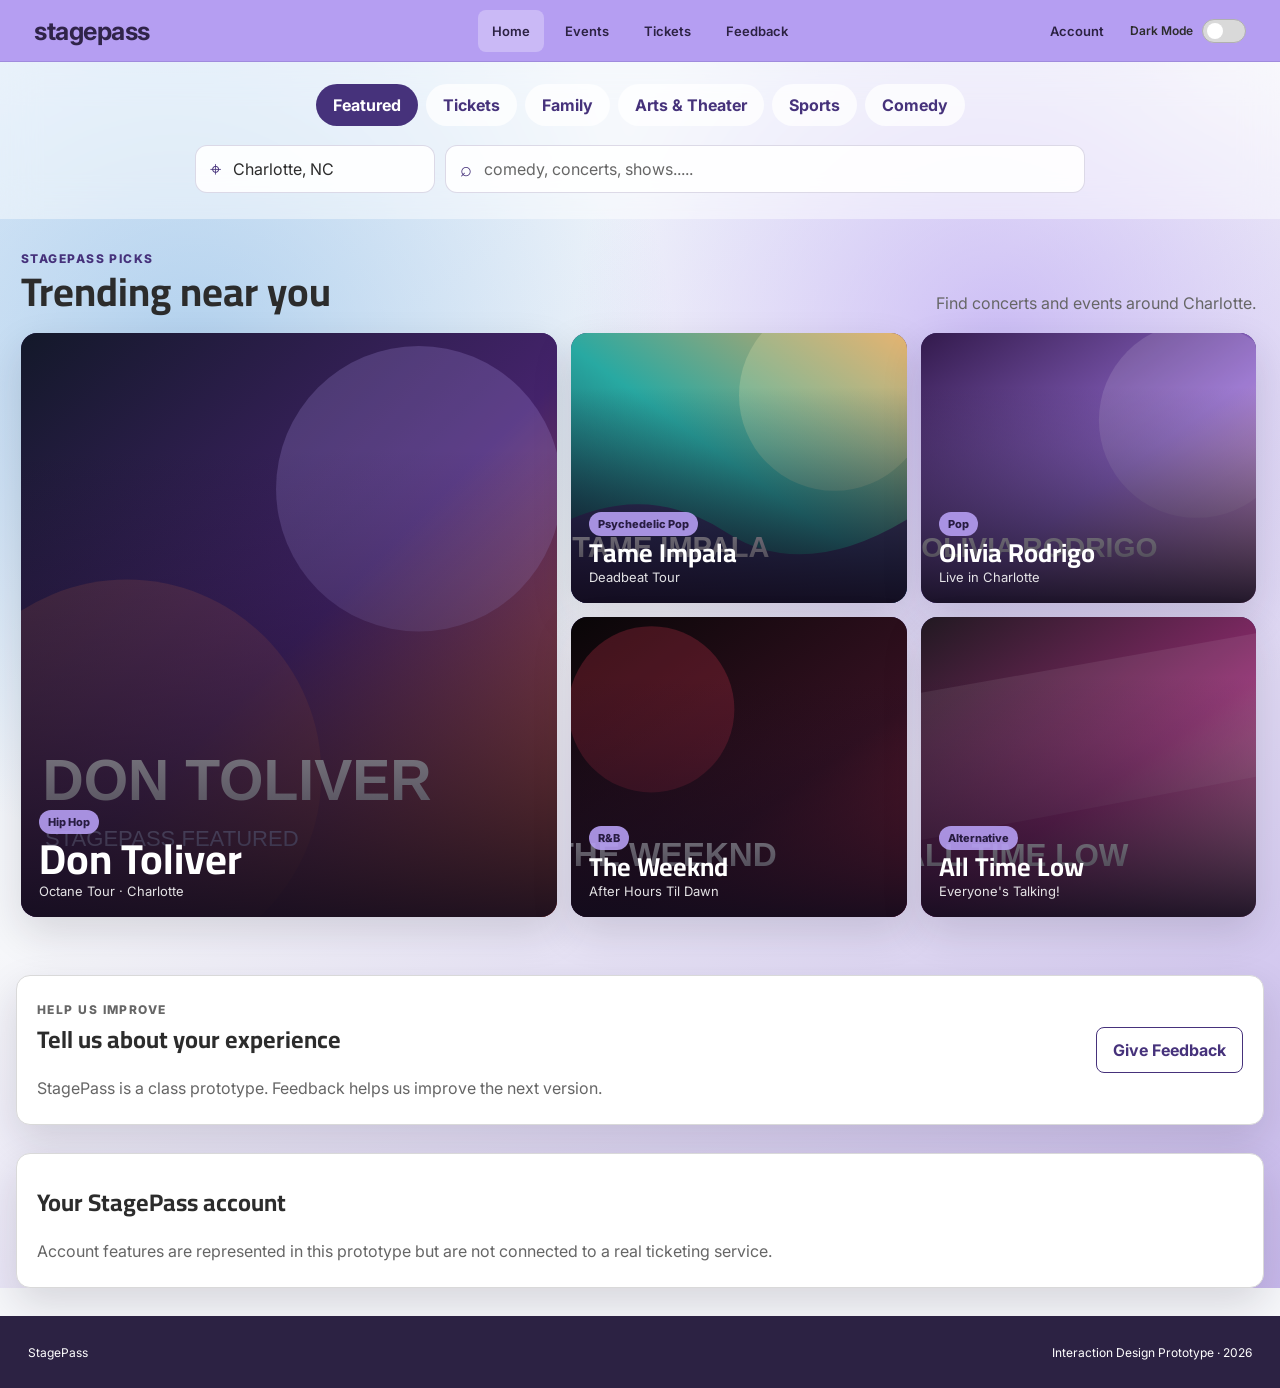
<file: index.html>
<!DOCTYPE html>
<!--
  StagePass Home Page
  Purpose: Main landing page for the responsive StagePass prototype.
  This page handles event discovery and opens concertinfo.html before ticket selection.
-->
<html lang="en">
<head>
  <meta charset="UTF-8">
  <meta name="viewport" content="width=device-width, initial-scale=1.0">
  <title>StagePass | Home</title>
  <link rel="preconnect" href="https://fonts.googleapis.com">
  <link rel="preconnect" href="https://fonts.gstatic.com" crossorigin>
  <link href="https://fonts.googleapis.com/css2?family=Cairo:wght@400;600;700;800&family=Inter:wght@400;500;600;700&display=swap" rel="stylesheet">
  <link rel="stylesheet" href="../styles.css">
</head>
<body data-page="home">
  <!-- SITE HEADER: shared navigation, dark-mode control, and mobile hamburger menu. -->
  <header class="site-header">
    <a class="brand" href="index.html">stagepass</a>

    <!-- DESKTOP NAVIGATION: always visible at larger screen sizes. -->
    <nav class="desktop-nav" aria-label="Primary navigation">
      <a class="nav-link active" href="index.html">Home</a>
      <a class="nav-link" href="#events">Events</a>
      <a class="nav-link" href="ticket.html">Tickets</a>
      <a class="nav-link" href="feedback.html">Feedback</a>
    </nav>

    <!-- HEADER ACTIONS: account link, theme switch, and mobile menu button. -->
    <div class="header-actions">
      <a class="account-link" href="#account">Account</a>
      <label class="theme-control">
        <span class="theme-label">Dark Mode</span>
        <input class="theme-checkbox" type="checkbox" aria-label="Toggle dark mode">
        <span class="theme-switch" aria-hidden="true"></span>
      </label>
      <button class="menu-button" type="button" aria-expanded="false" aria-controls="mobile-menu" aria-label="Open menu">☰</button>
    </div>

    <!-- MOBILE NAVIGATION: hidden until the hamburger button opens it. -->
    <nav class="mobile-menu" id="mobile-menu" aria-label="Mobile navigation">
      <a class="mobile-link active" href="index.html">Home</a>
      <a class="mobile-link" href="#events">Events</a>
      <a class="mobile-link" href="ticket.html">Tickets</a>
      <a class="mobile-link" href="feedback.html">Feedback</a>
      <a class="mobile-link" href="#account">Account</a>
    </nav>
  </header>

  <main class="home-main">
    <!-- EVENT DISCOVERY: category filters and search controls. Mobile-first layout stacks these controls. -->
    <section class="discovery-section" aria-label="Find events">
      <!-- CATEGORY FILTERS: JavaScript uses data-category to filter the visible event cards. -->
      <div class="category-strip" aria-label="Event categories">
        <button class="category-pill active" type="button" data-category="all">Featured</button>
        <button class="category-pill" type="button" data-category="music">Tickets</button>
        <button class="category-pill" type="button" data-category="family">Family</button>
        <button class="category-pill" type="button" data-category="theater">Arts &amp; Theater</button>
        <button class="category-pill" type="button" data-category="sports">Sports</button>
        <button class="category-pill" type="button" data-category="comedy">Comedy</button>
      </div>

      <!-- SEARCH CONTROLS: location is visual for the prototype; event search filters cards by artist name. -->
      <div class="search-row">
        <label class="search-box location-box">
          <span class="search-icon" aria-hidden="true">⌖</span>
          <span class="sr-only">City or ZIP code</span>
          <input id="location-input" type="text" value="Charlotte, NC" aria-label="City or ZIP code">
        </label>

        <label class="search-box event-search-box">
          <span class="search-icon" aria-hidden="true">⌕</span>
          <span class="sr-only">Search events</span>
          <input id="event-search" type="search" placeholder="comedy, concerts, shows....." aria-label="Search events">
        </label>
      </div>
    </section>

    <!-- EVENT CARDS: open concertinfo.html with the selected artist. The Get Tickets button then opens selection.html. -->
    <section class="events-section" id="events">
      <div class="section-heading-row">
        <div>
          <p class="eyebrow">StagePass picks</p>
          <h1>Trending near you</h1>
        </div>
        <p class="section-copy">Find concerts and events around Charlotte.</p>
      </div>

      <!-- The data-event-name and data-category values are read by script.js for filtering. -->
      <div class="event-grid" id="event-grid">
        <a class="event-card featured-card" href="concertinfo.html?event=don-toliver" data-event-name="Don Toliver" data-category="music">
          <img src="https://i.scdn.co/image/ab6761610000e5ebeb63bf6379a9ea8453a30020" alt="Don Toliver" loading="eager" data-fallback="assets/don-toliver.svg">
          <div class="event-card-overlay">
            <span class="event-type">Hip Hop</span>
            <h2>Don Toliver</h2>
            <p>Octane Tour · Charlotte</p>
          </div>
        </a>

        <a class="event-card" href="concertinfo.html?event=tame-impala" data-event-name="Tame Impala" data-category="music">
          <img src="https://radiantefm.s3.us-west-2.amazonaws.com/2022/10/tame-impala.jpg" alt="Tame Impala" loading="lazy" data-fallback="assets/tame-impala.svg">
          <div class="event-card-overlay">
            <span class="event-type">Psychedelic Pop</span>
            <h2>Tame Impala</h2>
            <p>Deadbeat Tour</p>
          </div>
        </a>

        <a class="event-card" href="concertinfo.html?event=olivia-rodrigo" data-event-name="Olivia Rodrigo" data-category="music">
          <img src="https://mikiki.ismcdn.jp/mwimgs/0/9/-/img_097790a5f76dbc250dcb07a892c9b521638301.jpg" alt="Olivia Rodrigo" loading="lazy" data-fallback="assets/olivia-rodrigo.svg">
          <div class="event-card-overlay">
            <span class="event-type">Pop</span>
            <h2>Olivia Rodrigo</h2>
            <p>Live in Charlotte</p>
          </div>
        </a>

        <a class="event-card" href="concertinfo.html?event=the-weeknd" data-event-name="The Weeknd" data-category="music">
          <img src="https://www.republicrecords.com/cdn/shop/files/TheWeeknd-Edit.jpg?v=1746649811&amp;width=2752" alt="The Weeknd" loading="lazy" data-fallback="assets/the-weeknd.svg">
          <div class="event-card-overlay">
            <span class="event-type">R&amp;B</span>
            <h2>The Weeknd</h2>
            <p>After Hours Til Dawn</p>
          </div>
        </a>

        <a class="event-card" href="concertinfo.html?event=all-time-low" data-event-name="All Time Low" data-category="music">
          <img src="https://files.kerrang.com/production/images/All-Time-Low-pink-header-Jimmy-Fontaine.jpg?auto=compress&amp;fit=max&amp;w=3840" alt="All Time Low" loading="lazy" data-fallback="assets/all-time-low.svg">
          <div class="event-card-overlay">
            <span class="event-type">Alternative</span>
            <h2>All Time Low</h2>
            <p>Everyone's Talking!</p>
          </div>
        </a>
      </div>

      <p class="empty-results" id="empty-results" hidden>No matching events were found.</p>
    </section>

    <!-- FEEDBACK AREA: prototype-only call to action that mirrors the Figma navigation. -->
    <section class="feedback-section" id="feedback">
      <div>
        <p class="eyebrow">Help us improve</p>
        <h2>Tell us about your experience</h2>
        <p>StagePass is a class prototype. Feedback helps us improve the next version.</p>
      </div>
      <a class="secondary-button" href="mailto:stagepass@example.com">Give Feedback</a>
    </section>

    <!-- ACCOUNT AREA: placeholder content because this class prototype has no real account backend. -->
    <section class="account-section" id="account" aria-label="Account">
      <h2>Your StagePass account</h2>
      <p>Account features are represented in this prototype but are not connected to a real ticketing service.</p>
    </section>
  </main>

  <!-- SITE FOOTER: shared project identification shown on every page. -->
  <footer class="site-footer">
    <span>StagePass</span>
    <span>Interaction Design Prototype · 2026</span>
  </footer>

  <!-- Shared JavaScript controls navigation, theme, filtering, and event state. -->
  <script src="script.js"></script>
</body>
</html>
</file>
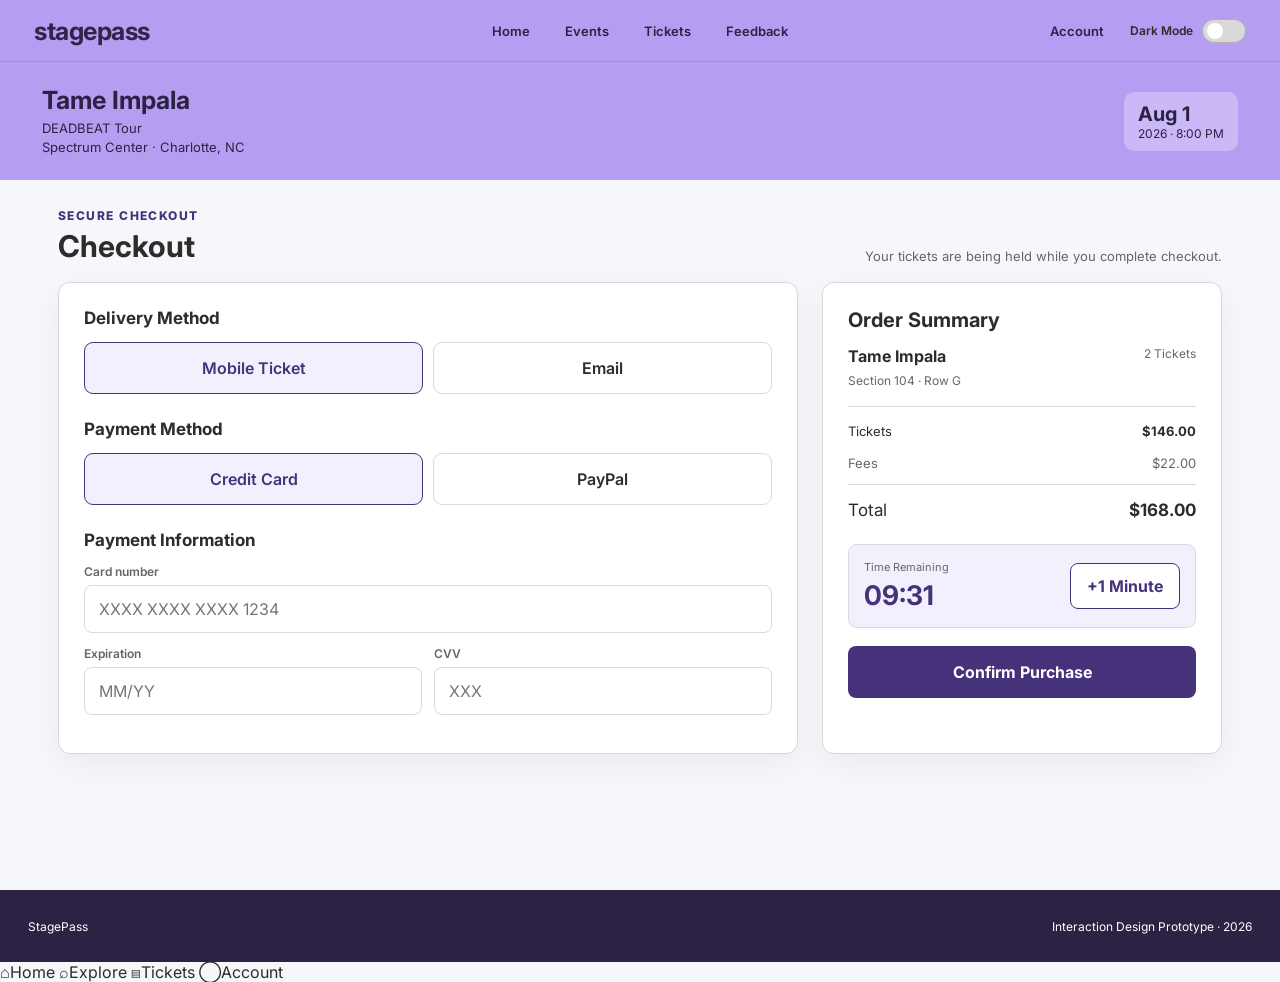
<file: checkout.html>
<!DOCTYPE html>
<!--
  StagePass Checkout Page
  Purpose: Simulates the purchase step after an event is selected on the home page.
  The selected event is loaded by script.js from the URL/localStorage and reused after purchase.
-->
<html lang="en">
<head>
  <meta charset="UTF-8">
  <!-- Tells phones to use their actual screen width, activating our mobile CSS breakpoints. -->
  <meta name="viewport" content="width=device-width, initial-scale=1.0">
  <title>StagePass | Checkout</title>
  <link rel="preconnect" href="https://fonts.googleapis.com">
  <link rel="preconnect" href="https://fonts.gstatic.com" crossorigin>
  <link href="https://fonts.googleapis.com/css2?family=Cairo:wght@400;600;700;800&family=Inter:wght@400;500;600;700&display=swap" rel="stylesheet">
  <link rel="stylesheet" href="styles.css">
</head>
<body data-page="checkout">
  <!-- SITE HEADER: same responsive navigation and theme controls used across StagePass. -->
  <header class="site-header">
    <a class="brand" href="index.html">stagepass</a>

    <nav class="desktop-nav" aria-label="Primary navigation">
      <a class="nav-link" href="index.html">Home</a>
      <a class="nav-link" href="index.html#events">Events</a>
      <a class="nav-link" href="ticket.html">Tickets</a>
      <a class="nav-link" href="feedback.html">Feedback</a>
    </nav>

    <div class="header-actions">
      <a class="account-link" href="index.html#account">Account</a>
      <label class="theme-control">
        <span class="theme-label">Dark Mode</span>
        <input class="theme-checkbox" type="checkbox" aria-label="Toggle dark mode">
        <span class="theme-switch" aria-hidden="true"></span>
      </label>
      <button class="menu-button" type="button" aria-expanded="false" aria-controls="mobile-menu" aria-label="Open menu">☰</button>
    </div>

    <nav class="mobile-menu" id="mobile-menu" aria-label="Mobile navigation">
      <a class="mobile-link" href="index.html">Home</a>
      <a class="mobile-link" href="index.html#events">Events</a>
      <a class="mobile-link" href="ticket.html">Tickets</a>
      <a class="mobile-link" href="feedback.html">Feedback</a>
      <a class="mobile-link" href="index.html#account">Account</a>
    </nav>
  </header>

  <main class="checkout-page">
    <!-- EVENT BANNER: populated dynamically so the checkout matches the artist clicked on Home. -->
    <section class="event-banner">
      <div>
        <h1 data-event-field="name">Tame Impala</h1>
        <p data-event-field="tour">DEADBEAT Tour</p>
        <p data-event-field="venue">Spectrum Center · Charlotte, NC</p>
      </div>
      <div class="event-date">
        <strong data-event-field="dateShort">Aug 1</strong>
        <span data-event-field="dateTime">2026 · 8:00 PM</span>
      </div>
    </section>

    <!-- CHECKOUT FORM: main purchase interface shown before the processing animation begins. -->
    <section class="checkout-shell" id="checkout-shell">
      <div class="checkout-title-row">
        <div>
          <p class="eyebrow">Secure checkout</p>
          <h2>Checkout</h2>
        </div>
        <p class="checkout-note">Your tickets are being held while you complete checkout.</p>
      </div>

      <div class="checkout-grid">
        <!-- LEFT PANEL: delivery choice, payment choice, and card-entry fields. -->
        <form class="checkout-panel payment-panel" id="checkout-form">
          <!-- DELIVERY METHOD: selected styling is controlled by the choice-button JavaScript. -->
          <fieldset class="checkout-group">
            <legend>Delivery Method</legend>
            <div class="option-grid">
              <button class="choice-button selected" type="button" data-choice-group="delivery">Mobile Ticket</button>
              <button class="choice-button" type="button" data-choice-group="delivery">Email</button>
            </div>
          </fieldset>

          <!-- PAYMENT METHOD: visual prototype choice between card and PayPal. -->
          <fieldset class="checkout-group">
            <legend>Payment Method</legend>
            <div class="option-grid">
              <button class="choice-button selected" type="button" data-choice-group="payment">Credit Card</button>
              <button class="choice-button" type="button" data-choice-group="payment">PayPal</button>
            </div>
          </fieldset>

          <!-- PAYMENT INFORMATION: input formatting is handled in script.js. -->
          <fieldset class="checkout-group payment-fields">
            <legend>Payment Information</legend>
            <label>
              <span>Card number</span>
              <input id="card-number" type="text" inputmode="numeric" autocomplete="cc-number" placeholder="XXXX XXXX XXXX 1234" maxlength="19">
            </label>
            <div class="payment-row">
              <label>
                <span>Expiration</span>
                <input id="card-expiry" type="text" inputmode="numeric" autocomplete="cc-exp" placeholder="MM/YY" maxlength="5">
              </label>
              <label>
                <span>CVV</span>
                <input id="card-cvv" type="password" inputmode="numeric" autocomplete="cc-csc" placeholder="XXX" maxlength="4">
              </label>
            </div>
          </fieldset>
        </form>

        <!-- RIGHT PANEL: order summary, hold timer, and final purchase button.
             The text inside data-event-field elements is placeholder text that script.js replaces. -->
        <aside class="checkout-panel summary-panel">
          <h3>Order Summary</h3>
          <div class="summary-event">
            <div>
              <strong data-event-field="name">Tame Impala</strong>
              <span data-event-field="seatSummary">Section 114 · Row K</span>
            </div>
            <span data-event-field="ticketCount">2 Tickets</span>
          </div>

          <div class="price-row">
            <span>Tickets</span>
            <strong data-event-field="ticketPrice">$146.00</strong>
          </div>
          <div class="price-row muted-row">
            <span>Fees</span>
            <span data-event-field="fees">$22.00</span>
          </div>
          <div class="price-row total-row">
            <span>Total</span>
            <strong data-event-field="totalPrice">$168.00</strong>
          </div>

          <!-- HOLD TIMER: counts down and allows the prototype user to add one minute. -->
          <div class="timer-card">
            <div>
              <span>Time Remaining</span>
              <strong id="checkout-timer">09:32</strong>
            </div>
            <button class="timer-button" id="add-minute" type="button">+1 Minute</button>
          </div>

          <button class="primary-button confirm-button" id="confirm-purchase" type="button">Confirm Purchase</button>
          <p class="form-message" id="form-message" role="status"></p>
        </aside>
      </div>
    </section>

    <!-- PROCESSING STATE: replaces the checkout panel and animates through 25/50/75/100 percent. -->
    <section class="processing-state" id="processing-state" hidden aria-live="polite">
      <div class="processing-card">
        <div class="processing-icon">SP</div>
        <h2>Processing your purchase...</h2>
        <p>Please keep this page open.</p>
        <div class="progress-track" aria-label="Purchase progress">
          <div class="progress-bar" id="progress-bar"></div>
        </div>
        <strong id="progress-label">25%</strong>
      </div>
    </section>

    <!-- CONFIRMATION STATE: appears after processing and links to the purchased ticket viewer. -->
    <section class="confirmation-state" id="confirmation-state" hidden>
      <div class="confirmation-card">
        <div class="success-mark">✓</div>
        <h2>Payment Confirmed</h2>
        <p>Your StagePass purchase is complete.</p>
        <strong data-event-field="confirmationLabel">Tame Impala · DEADBEAT Tour</strong>
        <div class="confirmation-actions">
          <a class="primary-button" href="ticket.html" id="view-tickets">View My Tickets</a>
          <a class="secondary-button" href="index.html">Back to Home</a>
        </div>
      </div>
    </section>
  </main>

  <!-- SITE FOOTER: shared project identification. -->
  <footer class="site-footer">
    <span>StagePass</span>
    <span>Interaction Design Prototype · 2026</span>
  </footer>

  <!-- MOBILE BOTTOM NAV: touch navigation. 
       script.js highlights the current tab with aria-current="page". -->
  <nav class="bottom-nav" aria-label="Mobile quick navigation">
    <a href="index.html" class="bottom-nav-link" data-nav="home"><span class="bottom-nav-icon" aria-hidden="true">⌂</span><span>Home</span></a>
    <a href="index.html#events" class="bottom-nav-link" data-nav="events"><span class="bottom-nav-icon" aria-hidden="true">⌕</span><span>Explore</span></a>
    <a href="ticket.html" class="bottom-nav-link" data-nav="ticket"><span class="bottom-nav-icon" aria-hidden="true">▤</span><span>Tickets</span></a>
    <a href="index.html#account" class="bottom-nav-link" data-nav="account"><span class="bottom-nav-icon" aria-hidden="true">◯</span><span>Account</span></a>
  </nav>

  <!-- script.js (shared by all pages) fills in the event details, runs the hold timer and purchase animation,
       and saves the purchase so ticket.html can show it. -->
  <script src="script.js"></script>
</body>
</html>
</file>
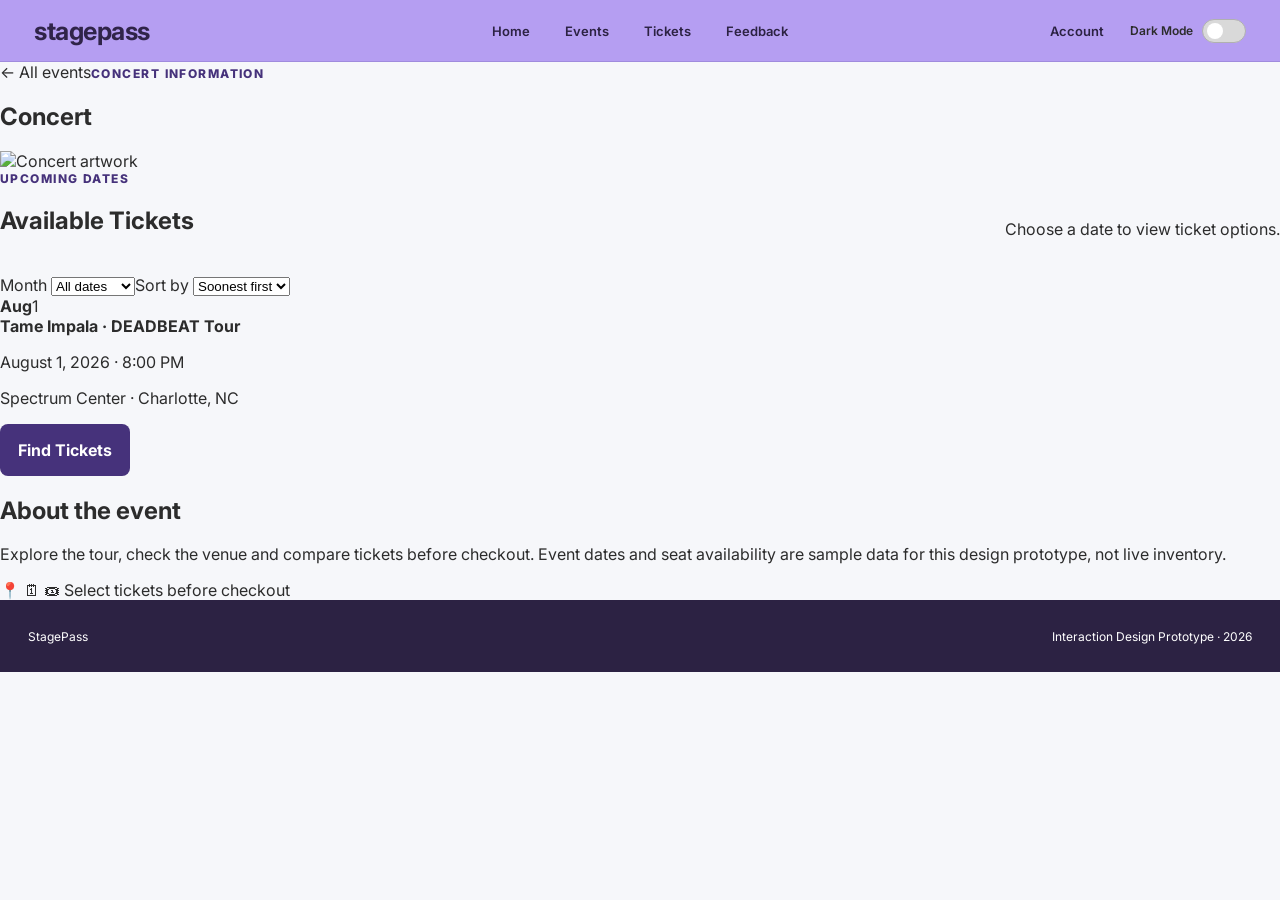
<file: event.html>
<!DOCTYPE html>
<html lang="en"><head><meta charset="UTF-8"><meta name="viewport" content="width=device-width, initial-scale=1"><title>StagePass | Concert Information</title><link rel="preconnect" href="https://fonts.googleapis.com"><link href="https://fonts.googleapis.com/css2?family=Cairo:wght@400;600;700;800&family=Inter:wght@400;500;600;700&display=swap" rel="stylesheet"><link rel="stylesheet" href="styles.css"></head>
<body data-page="event">
  <header class="site-header">
    <a class="brand" href="index.html">stagepass</a>

    <!-- DESKTOP NAVIGATION: always visible at larger screen sizes. -->
    <nav class="desktop-nav" aria-label="Primary navigation">
      <a class="nav-link" href="index.html">Home</a>
      <a class="nav-link" href="index.html#events">Events</a>
      <a class="nav-link" href="ticket.html">Tickets</a>
      <a class="nav-link" href="feedback.html">Feedback</a>
    </nav>

    <!-- HEADER ACTIONS: account link, theme switch, and mobile menu button. -->
    <div class="header-actions">
      <a class="account-link" href="index.html#account">Account</a>
      <label class="theme-control">
        <span class="theme-label">Dark Mode</span>
        <input class="theme-checkbox" type="checkbox" aria-label="Toggle dark mode">
        <span class="theme-switch" aria-hidden="true"></span>
      </label>
      <button class="menu-button" type="button" aria-expanded="false" aria-controls="mobile-menu" aria-label="Open menu">☰</button>
    </div>

    <!-- MOBILE NAVIGATION: hidden until the hamburger button opens it. -->
    <nav class="mobile-menu" id="mobile-menu" aria-label="Mobile navigation">
      <a class="mobile-link" href="index.html">Home</a>
      <a class="mobile-link" href="index.html#events">Events</a>
      <a class="mobile-link" href="ticket.html">Tickets</a>
      <a class="mobile-link" href="feedback.html">Feedback</a>
      <a class="mobile-link" href="index.html#account">Account</a>
    </nav>
  </header>
<main class="flow-main"><section class="detail-hero"><div class="detail-hero-inner"><a class="back-link" href="index.html">← All events</a><span class="eyebrow">Concert Information</span><h1 data-event-field="name">Concert</h1><p data-event-field="tour"></p><p data-event-field="venue"></p><p data-event-field="dateFull"></p></div><img class="detail-art" data-event-image alt="Concert artwork"></section>
<section class="flow-card date-panel"><div class="section-heading-row"><div><p class="eyebrow">Upcoming dates</p><h2>Available Tickets</h2></div><p>Choose a date to view ticket options.</p></div><div class="date-filters"><label>Month <select id="month-filter"><option value="all">All dates</option><option value="10">October</option><option value="11">November</option><option value="12">December</option><option value="08">August</option></select></label><label>Sort by <select id="date-sort"><option value="soon">Soonest first</option><option value="late">Latest first</option></select></label></div><div id="event-date-list" class="date-list"></div><p id="date-empty" hidden>No dates match that month.</p></section>
<section class="flow-card about-event"><h2>About the event</h2><p>Explore the tour, check the venue and compare tickets before checkout. Event dates and seat availability are sample data for this design prototype, not live inventory.</p><div class="event-info-facts"><span>📍 <strong data-event-field="venue"></strong></span><span>🗓 <strong data-event-field="dateFull"></strong></span><span>🎟 Select tickets before checkout</span></div></section></main>
<footer class="site-footer"><span>StagePass</span><span>Interaction Design Prototype · 2026</span></footer><script src="script.js"></script><script src="enhancements.js"></script></body></html>
</file>
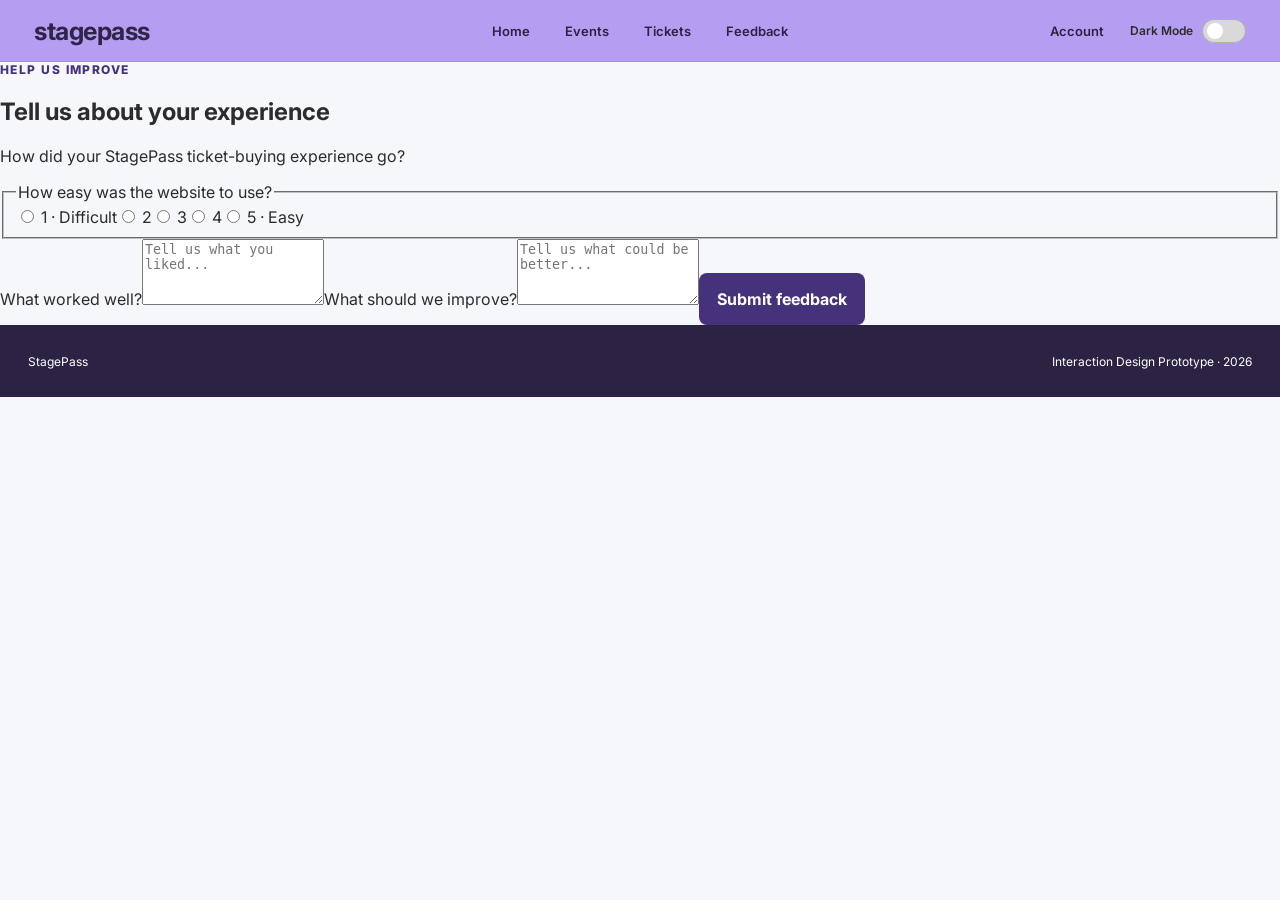
<file: feedback.html>
<!DOCTYPE html>
<html lang="en"><head><meta charset="UTF-8"><meta name="viewport" content="width=device-width, initial-scale=1"><title>StagePass | Feedback</title><link rel="preconnect" href="https://fonts.googleapis.com"><link href="https://fonts.googleapis.com/css2?family=Cairo:wght@400;600;700;800&family=Inter:wght@400;500;600;700&display=swap" rel="stylesheet"><link rel="stylesheet" href="styles.css"></head>
<body data-page="feedback">
  <header class="site-header">
    <a class="brand" href="index.html">stagepass</a>

    <!-- DESKTOP NAVIGATION: always visible at larger screen sizes. -->
    <nav class="desktop-nav" aria-label="Primary navigation">
      <a class="nav-link" href="index.html">Home</a>
      <a class="nav-link" href="index.html#events">Events</a>
      <a class="nav-link" href="ticket.html">Tickets</a>
      <a class="nav-link" href="feedback.html">Feedback</a>
    </nav>

    <!-- HEADER ACTIONS: account link, theme switch, and mobile menu button. -->
    <div class="header-actions">
      <a class="account-link" href="index.html#account">Account</a>
      <label class="theme-control">
        <span class="theme-label">Dark Mode</span>
        <input class="theme-checkbox" type="checkbox" aria-label="Toggle dark mode">
        <span class="theme-switch" aria-hidden="true"></span>
      </label>
      <button class="menu-button" type="button" aria-expanded="false" aria-controls="mobile-menu" aria-label="Open menu">☰</button>
    </div>

    <!-- MOBILE NAVIGATION: hidden until the hamburger button opens it. -->
    <nav class="mobile-menu" id="mobile-menu" aria-label="Mobile navigation">
      <a class="mobile-link" href="index.html">Home</a>
      <a class="mobile-link" href="index.html#events">Events</a>
      <a class="mobile-link" href="ticket.html">Tickets</a>
      <a class="mobile-link" href="feedback.html">Feedback</a>
      <a class="mobile-link" href="index.html#account">Account</a>
    </nav>
  </header>
<main class="flow-main"><section class="flow-card feedback-form-wrap"><p class="eyebrow">Help us improve</p><h1>Tell us about your experience</h1><p>How did your StagePass ticket-buying experience go?</p><form id="feedback-form" class="feedback-form"><fieldset><legend>How easy was the website to use?</legend><div class="rating-options"><label><input type="radio" name="rating" value="1" required> 1 · Difficult</label><label><input type="radio" name="rating" value="2"> 2</label><label><input type="radio" name="rating" value="3"> 3</label><label><input type="radio" name="rating" value="4"> 4</label><label><input type="radio" name="rating" value="5"> 5 · Easy</label></div></fieldset><label>What worked well?<textarea id="feedback-positive" rows="4" placeholder="Tell us what you liked..."></textarea></label><label>What should we improve?<textarea id="feedback-improve" rows="4" placeholder="Tell us what could be better..."></textarea></label><button class="primary-button" type="submit">Submit feedback</button></form><section id="feedback-thanks" hidden role="status"><h2>Thank you for your feedback!</h2><p>Your response was saved in this browser for the class prototype.</p><a class="secondary-button" href="index.html">Return home</a></section></section></main>
<footer class="site-footer"><span>StagePass</span><span>Interaction Design Prototype · 2026</span></footer><script src="script.js"></script><script src="enhancements.js"></script></body></html>
</file>
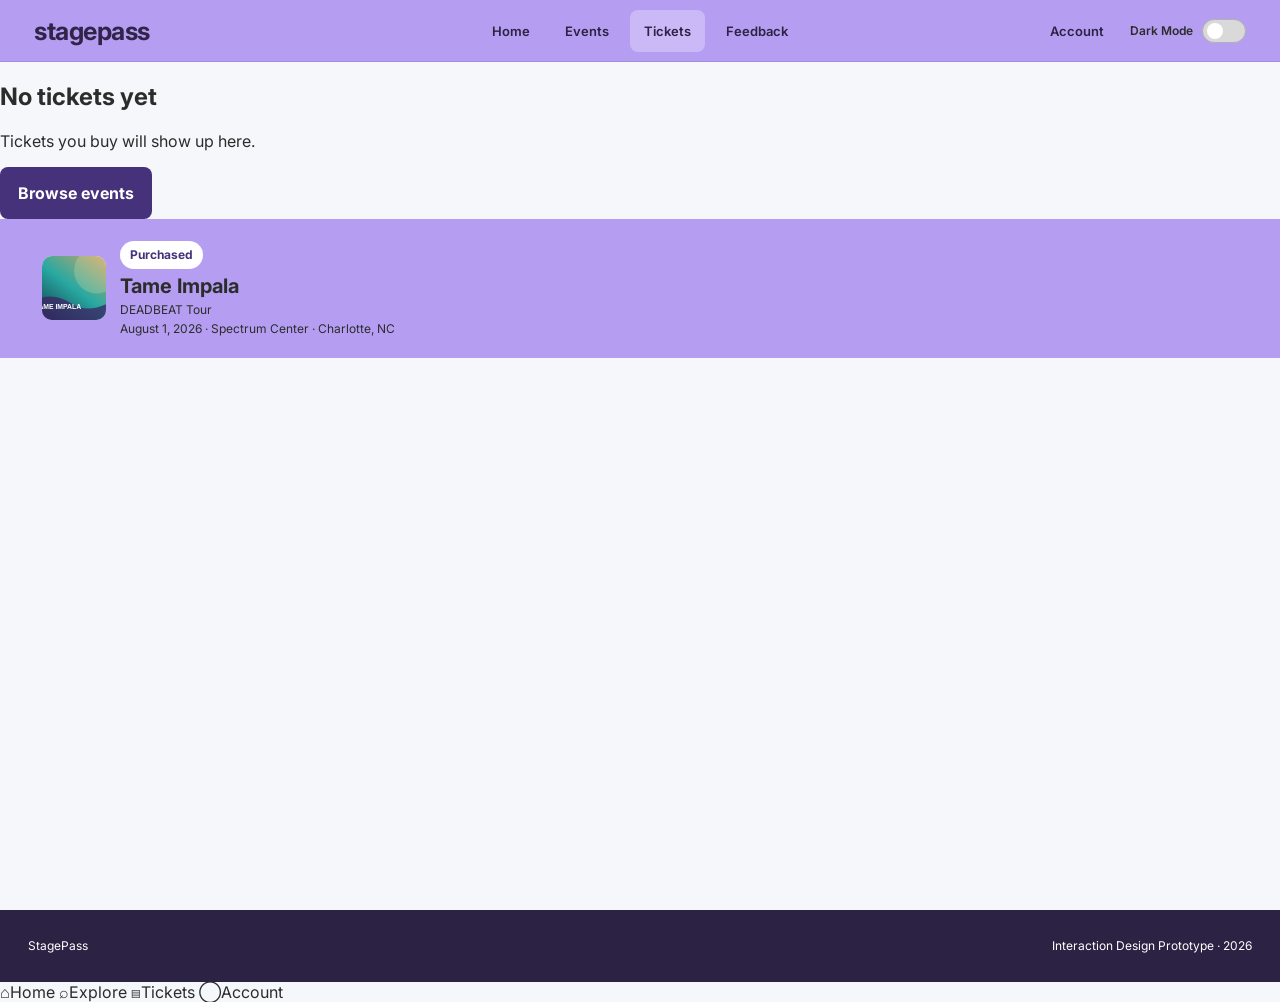
<file: ticket.html>
<!DOCTYPE html>
<!--
  StagePass Purchased Ticket Viewer
  Purpose: Displays the ticket that was just purchased in checkout.html.
  Event information is reused from the selected/purchased event stored by script.js.
-->
<html lang="en">
<head>
  <meta charset="UTF-8">
  <!-- Tells phones to use their actual screen width, activating our mobile CSS breakpoints. -->
  <meta name="viewport" content="width=device-width, initial-scale=1.0">
  <title>StagePass | My Ticket</title>
  <link rel="preconnect" href="https://fonts.googleapis.com">
  <link rel="preconnect" href="https://fonts.gstatic.com" crossorigin>
  <link href="https://fonts.googleapis.com/css2?family=Cairo:wght@400;600;700;800&family=Inter:wght@400;500;600;700&display=swap" rel="stylesheet">
  <link rel="stylesheet" href="styles.css">
</head>
<body data-page="ticket">
  <!-- SITE HEADER: shared desktop/mobile navigation and dark-mode control. -->
  <header class="site-header">
    <a class="brand" href="index.html">stagepass</a>

    <nav class="desktop-nav" aria-label="Primary navigation">
      <a class="nav-link" href="index.html">Home</a>
      <a class="nav-link" href="index.html#events">Events</a>
      <a class="nav-link active" href="ticket.html">Tickets</a>
      <a class="nav-link" href="feedback.html">Feedback</a>
    </nav>

    <div class="header-actions">
      <a class="account-link" href="index.html#account">Account</a>
      <label class="theme-control">
        <span class="theme-label">Dark Mode</span>
        <input class="theme-checkbox" type="checkbox" aria-label="Toggle dark mode">
        <span class="theme-switch" aria-hidden="true"></span>
      </label>
      <button class="menu-button" type="button" aria-expanded="false" aria-controls="mobile-menu" aria-label="Open menu">☰</button>
    </div>

    <nav class="mobile-menu" id="mobile-menu" aria-label="Mobile navigation">
      <a class="mobile-link" href="index.html">Home</a>
      <a class="mobile-link" href="index.html#events">Events</a>
      <a class="mobile-link active" href="ticket.html">Tickets</a>
      <a class="mobile-link" href="feedback.html">Feedback</a>
      <a class="mobile-link" href="index.html#account">Account</a>
    </nav>
  </header>

  <main class="ticket-page">
    <!-- EMPTY STATE: hidden by default. script.js reveals it (and hides the banner and ticket below)
         when no purchase has been completed yet, so the page never shows a fake "Purchased" ticket. -->
    <section class="ticket-empty" id="ticket-empty" hidden>
      <h1>No tickets yet</h1>
      <p>Tickets you buy will show up here.</p>
      <a class="primary-button" href="index.html#events">Browse events</a>
    </section>

    <!-- PURCHASED EVENT SUMMARY: artwork and event text update to match the completed checkout.
         The Tame Impala text here is placeholder content that script.js replaces. -->
    <section class="ticket-event-banner" id="ticket-banner">
      <div class="ticket-artist-thumb">
        <img src="https://radiantefm.s3.us-west-2.amazonaws.com/2022/10/tame-impala.jpg" alt="Tame Impala" data-fallback="assets/tame-impala.svg" data-event-image>
      </div>
      <div class="ticket-event-copy">
        <span class="purchased-badge">Purchased</span>
        <h1 data-event-field="name">Tame Impala</h1>
        <p data-event-field="tour">DEADBEAT Tour</p>
        <p data-event-field="ticketEventLine">August 1, 2026 · Spectrum Center · Charlotte, NC</p>
      </div>
    </section>

    <!-- TICKET VIEWER: contains the event artwork plus the scannable-looking mobile ticket. -->
    <section class="ticket-viewer" id="ticket-viewer" aria-labelledby="ticket-heading">
      <div class="ticket-viewer-heading">
        <div>
          <p class="eyebrow">Mobile Ticket</p>
          <h2 id="ticket-heading">Your Ticket</h2>
        </div>
        <span class="ticket-status">Ready to scan</span>
      </div>

      <div class="ticket-layout">
        <!-- CONCERT ARTWORK: visual reference for the event tied to this ticket. -->
        <div class="concert-view">
          <img src="https://radiantefm.s3.us-west-2.amazonaws.com/2022/10/tame-impala.jpg" alt="Tame Impala concert artwork" data-fallback="assets/tame-impala.svg" data-event-image>
          <div class="concert-view-overlay">
            <span>CONCERT VIEW</span>
          </div>
        </div>

        <!-- MOBILE TICKET: main purchased-ticket card with date, seat, venue, and demo barcode. -->
        <article class="mobile-ticket-card">
          <div class="ticket-card-top">
            <div>
              <p class="ticket-small-label">StagePass Mobile Ticket</p>
              <h3 data-event-field="name">Tame Impala</h3>
              <p data-event-field="tour">DEADBEAT Tour</p>
            </div>
            <div class="ticket-date-block">
              <strong data-event-field="dateShortUpper">AUG 1</strong>
              <span data-event-field="time">8:00 PM</span>
            </div>
          </div>

          <!-- SEAT DETAILS: values are filled from the selected event in script.js. -->
          <div class="ticket-details-grid">
            <div>
              <span>SECTION</span>
              <strong data-event-field="section">104</strong>
            </div>
            <div>
              <span>ROW</span>
              <strong data-event-field="row">G</strong>
            </div>
            <div>
              <span>SEAT</span>
              <strong data-event-field="seat">12</strong>
            </div>
          </div>

          <div class="ticket-venue-row">
            <span>Venue</span>
            <strong data-event-field="venue">Spectrum Center · Charlotte, NC</strong>
          </div>

          <!-- DEMO BARCODE: CSS-generated pattern for prototype presentation only. -->
          <div class="barcode" aria-label="Demo ticket barcode"></div>
          <p class="ticket-code" data-event-field="ticketCode">STAGEPASS · TI-DEADBEAT-104-G-12</p>
        </article>
      </div>

      <!-- TICKET ACTIONS: return path to the StagePass home page. -->
      <div class="ticket-actions">
        <a class="primary-button" href="index.html">Back to Home</a>
      </div>
    </section>
  </main>

  <!-- SITE FOOTER: shared project identification. -->
  <footer class="site-footer">
    <span>StagePass</span>
    <span>Interaction Design Prototype · 2026</span>
  </footer>

  <!-- MOBILE BOTTOM NAV: fixed tabs for touch navigation. CSS hides them on desktop (768px and up);
       script.js highlights the current tab with aria-current="page". -->
  <nav class="bottom-nav" aria-label="Mobile quick navigation">
    <a href="index.html" class="bottom-nav-link" data-nav="home"><span class="bottom-nav-icon" aria-hidden="true">⌂</span><span>Home</span></a>
    <a href="index.html#events" class="bottom-nav-link" data-nav="events"><span class="bottom-nav-icon" aria-hidden="true">⌕</span><span>Explore</span></a>
    <a href="ticket.html" class="bottom-nav-link" data-nav="ticket"><span class="bottom-nav-icon" aria-hidden="true">▤</span><span>Tickets</span></a>
    <a href="index.html#account" class="bottom-nav-link" data-nav="account"><span class="bottom-nav-icon" aria-hidden="true">◯</span><span>Account</span></a>
  </nav>

  <!-- script.js (shared by all pages) loads the purchased event from localStorage and fills in the ticket.
       If nothing has been purchased, it hides the ticket and shows the empty state above instead. -->
  <script src="script.js"></script>
</body>
</html>
</file>
<file: styles.css>
/* --------------------------------------------------
   StagePass Responsive Styles
   Purpose: Shared styles for Home, Checkout, and Ticket Viewer.
   Approach: Mobile-first CSS. Base rules target small screens,
   then media queries enhance the same layout for desktop.
-------------------------------------------------- */

/* TABLE OF CONTENTS (search for these headings):
   1. DESIGN TOKENS / BASE / DARK THEME  - colors and resets
   2. HEADER / NAVIGATION                - header, theme switch, mobile menu
   3. HOMEPAGE                           - filters, search, event cards, feedback/account
   4. CHECKOUT                           - banner, form, summary, timer, buttons, progress
   5. FOOTER
   6. RESPONSIVE ENHANCEMENTS            - desktop (768px+) and large desktop (1180px+)
   7. PURCHASED TICKET VIEWER            - banner, ticket card, barcode, empty state
   8. MOBILE APP-LIKE ENHANCEMENTS       - phone layout (under 768px), bottom tabs */

/* DESIGN TOKENS: shared colors, surfaces, borders, shadows, and radius values. */
:root {
  --purple: #b59ef2;
  --purple-dark: #46327b;
  --purple-soft: #f3f0fe;
  --ink: #2c2c2c;
  --muted: #666666;
  --page: #f6f7fa;
  --surface: #ffffff;
  --surface-2: #f8f6fc;
  --border: #d9d9d9;
  --shadow: 0 16px 40px rgba(28, 20, 43, 0.14);
  --radius: 14px;
}

/* BASE / RESET: predictable sizing and shared browser defaults. */
* {
  box-sizing: border-box;
}

html {
  scroll-behavior: smooth;
}

body {
  margin: 0;
  min-width: 320px;
  background: var(--page);
  color: var(--ink);
  font-family: "Inter", Arial, sans-serif;
  overflow-x: hidden;
}

/* DARK THEME TOKENS: swapping variables lets every page reuse the same component rules. */
body.dark-mode {
  --ink: #ffffff;
  --muted: #d9d2e6;
  --page: #221a2e;
  --surface: #2e2340;
  --surface-2: #382b4a;
  --border: #66557f;
  --shadow: 0 16px 40px rgba(0, 0, 0, 0.3);
}

a {
  color: inherit;
  text-decoration: none;
}

button,
input {
  font: inherit;
}

button,
a,
input {
  -webkit-tap-highlight-color: transparent;
}

button {
  cursor: pointer;
}

img {
  display: block;
  max-width: 100%;
}

/* ACCESSIBILITY: visually hidden text remains available to screen readers. */
.sr-only {
  position: absolute;
  width: 1px;
  height: 1px;
  padding: 0;
  margin: -1px;
  overflow: hidden;
  clip: rect(0, 0, 0, 0);
  white-space: nowrap;
  border: 0;
}

/* HEADER / NAVIGATION -----------------------------------
   Mobile shows the hamburger menu. Desktop navigation is
   enabled later inside the 768px media query.
---------------------------------------------------------- */
.site-header {
  position: sticky;
  top: 0;
  z-index: 50;
  min-height: 72px;
  display: flex;
  align-items: center;
  justify-content: space-between;
  padding: 0 16px;
  background: var(--purple);
  border-bottom: 1px solid rgba(70, 50, 123, 0.18);
}

.dark-mode .site-header {
  background: var(--purple-dark);
}

.brand {
  font-size: 20px;
  font-weight: 700;
  letter-spacing: -0.5px;
  color: #302449;
}

.dark-mode .brand {
  color: #ffffff;
}

.desktop-nav,
.account-link,
.theme-label {
  display: none;
}

.header-actions {
  display: flex;
  align-items: center;
  gap: 12px;
}

.menu-button {
  width: 46px;
  height: 46px;
  border: 0;
  border-radius: 10px;
  background: transparent;
  color: #302449;
  font-size: 25px;
}

.dark-mode .menu-button {
  color: #ffffff;
}

.menu-button:hover,
.menu-button:focus-visible {
  background: rgba(255, 255, 255, 0.22);
}

/* THEME SWITCH: checkbox is visually replaced by the custom sliding control. */
.theme-control {
  position: relative;
  display: inline-flex;
  align-items: center;
  cursor: pointer;
}

.theme-checkbox {
  position: absolute;
  opacity: 0;
  pointer-events: none;
}

.theme-switch {
  width: 44px;
  height: 24px;
  border-radius: 999px;
  background: #d9d9d9;
  border: 1px solid #b0b0b0;
  position: relative;
  transition: 0.2s ease;
}

.theme-switch::after {
  content: "";
  position: absolute;
  width: 16px;
  height: 16px;
  left: 4px;
  top: 3px;
  border-radius: 50%;
  background: #ffffff;
  transition: 0.2s ease;
}

.theme-checkbox:checked + .theme-switch {
  background: var(--purple);
  border-color: var(--purple);
}

.theme-checkbox:checked + .theme-switch::after {
  transform: translateX(18px);
  background: #46327b;
}

/* MOBILE MENU: script.js adds/removes the .open class when the menu button is pressed. */
.mobile-menu {
  position: absolute;
  top: 72px;
  left: 0;
  right: 0;
  display: none;
  flex-direction: column;
  padding: 10px;
  background: var(--surface);
  border-bottom: 1px solid var(--border);
  box-shadow: var(--shadow);
}

.mobile-menu.open {
  display: flex;
}

.mobile-link {
  min-height: 48px;
  display: flex;
  align-items: center;
  padding: 0 14px;
  border-radius: 10px;
  font-weight: 600;
}

.mobile-link:hover,
.mobile-link:focus-visible,
.mobile-link.active {
  background: var(--purple-soft);
  color: var(--purple-dark);
}

/* HOMEPAGE ------------------------------------------------
   Discovery controls and event cards follow the StagePass
   desktop Figma while stacking naturally on small screens.
---------------------------------------------------------- */
.home-main {
  min-height: calc(100vh - 72px);
  background:
    radial-gradient(circle at 78% 23%, rgba(181, 158, 242, 0.64), transparent 31%),
    radial-gradient(circle at 15% 25%, rgba(118, 174, 225, 0.5), transparent 34%),
    linear-gradient(145deg, #e4effa 0%, #f6f7fa 42%, #c7b8eb 100%);
}

.dark-mode .home-main {
  background:
    radial-gradient(circle at 75% 20%, rgba(135, 83, 225, 0.44), transparent 30%),
    radial-gradient(circle at 16% 35%, rgba(61, 62, 132, 0.45), transparent 38%),
    linear-gradient(145deg, #171320 0%, #221a2e 48%, #382b4a 100%);
}

/* EVENT DISCOVERY: contains category chips plus location/event search inputs. */
.discovery-section {
  padding: 18px 16px 24px;
  background: rgba(255, 255, 255, 0.46);
  backdrop-filter: blur(18px);
}

.dark-mode .discovery-section {
  background: rgba(34, 26, 46, 0.66);
}

/* CATEGORY FILTERS: horizontal scrolling prevents overflow on narrow screens. */
.category-strip {
  display: flex;
  gap: 8px;
  overflow-x: auto;
  padding-bottom: 10px;
  scrollbar-width: none;
}

.category-strip::-webkit-scrollbar {
  display: none;
}

.category-pill {
  min-height: 42px;
  flex: 0 0 auto;
  padding: 0 16px;
  border: 1px solid transparent;
  border-radius: 999px;
  background: rgba(255, 255, 255, 0.74);
  color: #46327b;
  font-weight: 700;
}

.dark-mode .category-pill {
  background: rgba(70, 50, 123, 0.52);
  color: #ffffff;
}

.category-pill:hover,
.category-pill.active {
  background: var(--purple-dark);
  color: #ffffff;
}

/* SEARCH ROW: one column on mobile; two columns on desktop. */
.search-row {
  display: grid;
  grid-template-columns: 1fr;
  gap: 10px;
  margin-top: 4px;
}

.search-box {
  min-height: 48px;
  display: flex;
  align-items: center;
  gap: 10px;
  padding: 0 14px;
  border-radius: 12px;
  background: rgba(255, 255, 255, 0.9);
  border: 1px solid rgba(70, 50, 123, 0.18);
}

.dark-mode .search-box {
  background: #382b4a;
  border-color: #66557f;
}

.search-box input {
  width: 100%;
  min-width: 0;
  border: 0;
  outline: 0;
  background: transparent;
  color: var(--ink);
  font-size: 16px;
}

.search-box input::placeholder {
  color: var(--muted);
}

.search-icon {
  font-size: 20px;
  color: var(--purple-dark);
}

.dark-mode .search-icon {
  color: var(--purple);
}

.events-section {
  padding: 30px 16px 54px;
  max-width: 1280px;
  margin: 0 auto;
}

.section-heading-row {
  display: flex;
  flex-direction: column;
  gap: 6px;
  margin-bottom: 20px;
}

.eyebrow {
  margin: 0 0 5px;
  color: var(--purple-dark);
  font-size: 12px;
  font-weight: 800;
  letter-spacing: 0.12em;
  text-transform: uppercase;
}

.dark-mode .eyebrow {
  color: var(--purple);
}

.section-heading-row h1,
.feedback-section h2,
.account-section h2 {
  margin: 0;
  font-family: "Cairo", Arial, sans-serif;
}

.section-heading-row h1 {
  font-size: clamp(28px, 8vw, 40px);
  line-height: 1.05;
}

.section-copy {
  margin: 0;
  color: var(--muted);
}

/* EVENT GRID: one-column mobile layout becomes the desktop Figma-style mosaic. */
.event-grid {
  display: grid;
  grid-template-columns: 1fr;
  gap: 14px;
}

/* EVENT CARD: image, dark gradient overlay, event type, artist name, and tour text. */
.event-card {
  position: relative;
  min-height: 250px;
  overflow: hidden;
  border-radius: 16px;
  background: #46327b;
  box-shadow: var(--shadow);
  isolation: isolate;
}

.event-card img {
  width: 100%;
  height: 100%;
  min-height: 250px;
  object-fit: cover;
  transition: transform 0.3s ease;
}

.event-card::after {
  content: "";
  position: absolute;
  inset: 0;
  z-index: 1;
  background: linear-gradient(to top, rgba(17, 11, 28, 0.92) 0%, rgba(17, 11, 28, 0.22) 58%, transparent 80%);
}

.event-card:hover img,
.event-card:focus-visible img {
  transform: scale(1.035);
}

.event-card:focus-visible {
  outline: 3px solid var(--purple);
  outline-offset: 3px;
}

.event-card-overlay {
  position: absolute;
  z-index: 2;
  left: 18px;
  right: 18px;
  bottom: 18px;
  color: #ffffff;
}

.event-card-overlay h2 {
  margin: 4px 0 3px;
  font-family: "Cairo", Arial, sans-serif;
  font-size: 26px;
  line-height: 1;
}

.featured-card .event-card-overlay h2 {
  font-size: 34px;
}

.event-card-overlay p {
  margin: 0;
  opacity: 0.88;
  font-size: 13px;
}

.event-type {
  display: inline-flex;
  padding: 5px 9px;
  border-radius: 999px;
  background: rgba(181, 158, 242, 0.9);
  color: #281c42;
  font-size: 11px;
  font-weight: 800;
}

.empty-results {
  padding: 34px;
  text-align: center;
  background: var(--surface);
  border-radius: var(--radius);
}

/* SUPPORTING HOME SECTIONS: simple prototype feedback and account areas. */
.feedback-section,
.account-section {
  max-width: 1248px;
  margin: 0 auto 28px;
  padding: 26px 20px;
  border: 1px solid var(--border);
  border-radius: var(--radius);
  background: var(--surface);
  box-shadow: var(--shadow);
}

.feedback-section {
  display: flex;
  flex-direction: column;
  gap: 18px;
  margin-left: 16px;
  margin-right: 16px;
}

.account-section {
  margin-left: 16px;
  margin-right: 16px;
}

.feedback-section p,
.account-section p {
  color: var(--muted);
  margin-bottom: 0;
}

/* CHECKOUT ------------------------------------------------
   Purchase form, order summary, hold timer, processing,
   and confirmation states.
---------------------------------------------------------- */
.checkout-page {
  min-height: calc(100vh - 72px);
  padding-bottom: 60px;
  background: var(--page);
}

/* EVENT BANNER: dynamic event information shown above checkout. */
.event-banner {
  min-height: 145px;
  display: flex;
  flex-direction: column;
  justify-content: center;
  gap: 14px;
  padding: 22px 18px;
  background: var(--purple);
  color: #2c2243;
}

.dark-mode .event-banner {
  background: var(--purple-dark);
  color: #ffffff;
}

.event-banner h1 {
  margin: 0 0 5px;
  font-size: 25px;
}

.event-banner p {
  margin: 3px 0;
  font-size: 13px;
}

.event-date {
  display: flex;
  flex-direction: column;
  width: fit-content;
  padding: 10px 14px;
  border-radius: 10px;
  background: rgba(255, 255, 255, 0.28);
}

.event-date strong {
  font-size: 20px;
}

.event-date span {
  font-size: 12px;
}

.checkout-shell {
  max-width: 1212px;
  margin: 0 auto;
  padding: 24px 16px 0;
}

.checkout-title-row {
  display: flex;
  flex-direction: column;
  gap: 8px;
  margin-bottom: 18px;
}

.checkout-title-row h2 {
  margin: 0;
  font-size: 30px;
}

.checkout-note {
  margin: 0;
  color: var(--muted);
  font-size: 13px;
}

/* CHECKOUT GRID: stacks on mobile and becomes two columns on desktop. */
.checkout-grid {
  display: grid;
  grid-template-columns: 1fr;
  gap: 16px;
}

.checkout-panel {
  background: var(--surface);
  border: 1px solid var(--border);
  border-radius: 12px;
  padding: 20px;
  box-shadow: 0 10px 30px rgba(30, 22, 44, 0.05);
}

.checkout-group {
  margin: 0 0 25px;
  padding: 0;
  border: 0;
}

.checkout-group:last-child {
  margin-bottom: 0;
}

.checkout-group legend,
/* ORDER SUMMARY: selected seats, price breakdown, and timer. */
.summary-panel h3 {
  margin: 0 0 14px;
  padding: 0;
  font-size: 17px;
  font-weight: 700;
}

.option-grid {
  display: grid;
  grid-template-columns: 1fr 1fr;
  gap: 10px;
}

/* CHOICE BUTTONS: selected state is controlled in script.js. */
.choice-button {
  min-height: 52px;
  padding: 10px;
  border: 1px solid var(--border);
  border-radius: 9px;
  background: var(--surface);
  color: var(--ink);
  font-weight: 600;
}

.choice-button:hover,
.choice-button:focus-visible,
.choice-button.selected {
  background: var(--purple-soft);
  color: var(--purple-dark);
  border-color: var(--purple-dark);
}

.dark-mode .choice-button.selected,
.dark-mode .choice-button:hover,
.dark-mode .choice-button:focus-visible {
  background: var(--purple-dark);
  border-color: var(--purple);
  color: #ffffff;
}

/* PAYMENT INPUTS: card number, expiration, and CVV fields. */
.payment-fields label {
  display: block;
  margin-bottom: 13px;
}

.payment-fields label span {
  display: block;
  margin-bottom: 6px;
  color: var(--muted);
  font-size: 12px;
  font-weight: 600;
}

.payment-fields input {
  width: 100%;
  min-height: 48px;
  padding: 0 14px;
  border: 1px solid var(--border);
  border-radius: 8px;
  background: var(--surface);
  color: var(--ink);
  outline: 0;
}

.payment-fields input:focus {
  border-color: var(--purple-dark);
  box-shadow: 0 0 0 3px rgba(181, 158, 242, 0.3);
}

.payment-row {
  display: grid;
  grid-template-columns: 1fr 1fr;
  gap: 12px;
}

.summary-panel h3 {
  font-size: 20px;
}

.summary-event,
.price-row,
/* HOLD TIMER: visual container for countdown and +1 minute button. */
.timer-card {
  display: flex;
  justify-content: space-between;
  gap: 16px;
}

.summary-event {
  align-items: flex-start;
  padding-bottom: 18px;
  border-bottom: 1px solid var(--border);
}

.summary-event div {
  display: flex;
  flex-direction: column;
  gap: 7px;
}

.summary-event span,
.muted-row {
  color: var(--muted);
  font-size: 12px;
}

.price-row {
  padding-top: 16px;
  font-size: 13px;
}

.total-row {
  margin-top: 13px;
  padding-top: 15px;
  border-top: 1px solid var(--border);
  font-size: 17px;
}

.timer-card {
  align-items: center;
  margin-top: 24px;
  padding: 15px;
  border: 1px solid var(--border);
  border-radius: 9px;
  background: var(--purple-soft);
}

.dark-mode .timer-card {
  background: var(--purple-dark);
}

.timer-card > div {
  display: flex;
  flex-direction: column;
  gap: 5px;
}

.timer-card span {
  color: var(--muted);
  font-size: 11px;
}

.timer-card strong {
  color: var(--purple-dark);
  font-size: 27px;
}

.dark-mode .timer-card strong {
  color: var(--purple);
}

/* SHARED BUTTONS: secondary actions keep a bordered treatment. */
.timer-button,
.secondary-button {
  min-height: 46px;
  display: inline-flex;
  align-items: center;
  justify-content: center;
  padding: 0 16px;
  border: 1px solid var(--purple-dark);
  border-radius: 8px;
  background: var(--surface);
  color: var(--purple-dark);
  font-weight: 700;
}

.dark-mode .timer-button,
.dark-mode .secondary-button {
  border-color: var(--purple);
  color: var(--purple);
  background: var(--surface-2);
}

/* PRIMARY BUTTON: used for purchase confirmation and important navigation actions. */
.primary-button {
  min-height: 52px;
  display: inline-flex;
  align-items: center;
  justify-content: center;
  padding: 0 18px;
  border: 0;
  border-radius: 8px;
  background: var(--purple-dark);
  color: #ffffff;
  font-weight: 700;
}

.dark-mode .primary-button {
  background: var(--purple);
  color: #34254e;
}

.confirm-button {
  width: 100%;
  margin-top: 18px;
}

.form-message {
  min-height: 18px;
  margin: 10px 0 0;
  color: #9e2834;
  font-size: 12px;
}

/* CHECKOUT STATES: hidden sections displayed by JavaScript during/after purchase. */
.processing-state,
.confirmation-state {
  max-width: 720px;
  margin: 42px auto 0;
  padding: 0 16px;
}

.processing-card,
.confirmation-card {
  padding: 40px 22px;
  text-align: center;
  border: 1px solid var(--border);
  border-radius: 14px;
  background: var(--surface);
  box-shadow: var(--shadow);
}

.processing-icon,
.success-mark {
  width: 94px;
  height: 94px;
  display: grid;
  place-items: center;
  margin: 0 auto 22px;
  border-radius: 50%;
  background: var(--purple-soft);
  color: var(--purple-dark);
  font-size: 28px;
  font-weight: 800;
}

.success-mark {
  font-size: 44px;
}

.dark-mode .processing-icon,
.dark-mode .success-mark {
  background: var(--purple-dark);
  color: var(--purple);
}

.processing-card h2,
.confirmation-card h2 {
  margin: 0 0 8px;
}

.processing-card p,
.confirmation-card p {
  color: var(--muted);
}

/* PROCESSING PROGRESS: script.js updates the inner bar width from 25% to 100%. */
.progress-track {
  width: 100%;
  height: 14px;
  margin: 28px 0 13px;
  overflow: hidden;
  border-radius: 999px;
  background: var(--surface-2);
  border: 1px solid var(--border);
}

.progress-bar {
  width: 25%;
  height: 100%;
  border-radius: inherit;
  background: var(--purple-dark);
  transition: width 0.45s ease;
}

.dark-mode .progress-bar {
  background: var(--purple);
}

.confirmation-card strong {
  display: block;
  margin: 24px 0;
}

.confirmation-actions {
  display: flex;
  flex-direction: column;
  gap: 10px;
  justify-content: center;
}

.ticket-message {
  margin-top: 18px;
  color: var(--purple-dark) !important;
  font-weight: 700;
}

/* FOOTER -------------------------------------------------
   Shared footer used by all three StagePass pages.
---------------------------------------------------------- */
.site-footer {
  min-height: 72px;
  display: flex;
  flex-direction: column;
  justify-content: center;
  gap: 5px;
  padding: 18px 16px;
  background: #2c2243;
  color: #ffffff;
  font-size: 12px;
}

/* RESPONSIVE ENHANCEMENTS -------------------------------
   At 768px the full navigation appears and layouts expand.
   Base rules above remain the mobile-first source of truth.
---------------------------------------------------------- */
@media (min-width: 768px) {
  .site-header {
    min-height: 62px;
    padding: 0 24px;
  }

  .brand {
    font-size: 25px;
  }

  .desktop-nav {
    display: flex;
    align-items: center;
    gap: 7px;
  }

  .nav-link,
  .account-link {
    min-height: 42px;
    display: inline-flex;
    align-items: center;
    padding: 0 14px;
    border-radius: 8px;
    font-size: 13px;
    font-weight: 600;
    color: #2c2243;
  }

  .dark-mode .nav-link,
  .dark-mode .account-link {
    color: #ffffff;
  }

  .nav-link:hover,
  .nav-link:focus-visible,
  .nav-link.active,
  .account-link:hover,
  .account-link:focus-visible {
    background: rgba(255, 255, 255, 0.28);
  }

  .menu-button,
  .mobile-menu {
    display: none !important;
  }

  .theme-control {
    gap: 9px;
  }

  .theme-label {
    display: inline;
    font-size: 12px;
    font-weight: 600;
  }

  .discovery-section {
    padding: 22px 28px 26px;
  }

  .category-strip {
    justify-content: center;
    overflow: visible;
  }

  .search-row {
    max-width: 890px;
    grid-template-columns: 240px minmax(360px, 1fr);
    margin: 9px auto 0;
  }

  .events-section {
    padding: 32px 22px 58px;
  }

  .section-heading-row {
    flex-direction: row;
    justify-content: space-between;
    align-items: end;
  }

  .event-grid {
    grid-template-columns: 1.6fr 1fr 1fr;
    grid-template-rows: 270px 300px;
  }

  .event-card {
    min-height: 0;
  }

  .event-card img {
    min-height: 0;
  }

  .featured-card {
    grid-row: 1 / span 2;
  }

  .featured-card .event-card-overlay h2 {
    font-size: 42px;
  }

  .feedback-section,
  .account-section {
    margin-left: auto;
    margin-right: auto;
  }

  .feedback-section {
    flex-direction: row;
    align-items: center;
    justify-content: space-between;
  }

  .event-banner {
    min-height: 118px;
    flex-direction: row;
    align-items: center;
    justify-content: space-between;
    padding: 20px 42px;
  }

  .checkout-shell {
    padding: 28px 24px 0;
  }

  .checkout-title-row {
    flex-direction: row;
    align-items: end;
    justify-content: space-between;
  }

  .checkout-grid {
    grid-template-columns: minmax(0, 1.85fr) minmax(330px, 1fr);
    gap: 24px;
  }

  .checkout-panel {
    padding: 25px;
  }

  .confirmation-actions {
    flex-direction: row;
  }

  .site-footer {
    flex-direction: row;
    justify-content: space-between;
    align-items: center;
    padding-left: 28px;
    padding-right: 28px;
  }
}

/* LARGE DESKTOP: centers the nav and matches the 1280px Figma spacing more closely. */
@media (min-width: 1180px) {
  .site-header {
    padding-left: 34px;
    padding-right: 34px;
  }

  .desktop-nav {
    position: absolute;
    left: 50%;
    transform: translateX(-50%);
  }

  .events-section {
    padding-left: 21px;
    padding-right: 24px;
  }
}

/* PURCHASED TICKET VIEWER --------------------------------
   Styles for the event summary, artwork, mobile ticket card,
   seat details, venue, barcode, and ticket actions.
---------------------------------------------------------- */
.ticket-page {
  min-height: calc(100vh - 72px);
  padding-bottom: 36px;
}

/* TICKET EVENT BANNER: identifies the event that was actually purchased. */
.ticket-event-banner {
  display: flex;
  align-items: center;
  gap: 14px;
  padding: 18px;
  background: var(--purple);
}

.dark-mode .ticket-event-banner {
  background: var(--purple-dark);
}

.ticket-artist-thumb {
  width: 64px;
  height: 64px;
  flex: 0 0 64px;
  overflow: hidden;
  border-radius: 10px;
  background: var(--surface-2);
}

.ticket-artist-thumb img,
.concert-view img {
  width: 100%;
  height: 100%;
  object-fit: cover;
}

.ticket-event-copy h1,
.ticket-event-copy p {
  margin: 0;
}

.ticket-event-copy h1 {
  margin-top: 5px;
  font-size: 20px;
}

.ticket-event-copy p {
  margin-top: 4px;
  font-size: 12px;
}

.purchased-badge,
.ticket-status {
  display: inline-flex;
  align-items: center;
  min-height: 28px;
  padding: 0 10px;
  border-radius: 999px;
  font-size: 12px;
  font-weight: 700;
}

.purchased-badge {
  background: #ffffff;
  color: var(--purple-dark);
}

/* VIEWER CONTAINER: constrains ticket content and prevents horizontal overflow. */
.ticket-viewer {
  width: min(100% - 32px, 980px);
  margin: 24px auto 0;
}

.ticket-viewer-heading {
  display: flex;
  align-items: flex-end;
  justify-content: space-between;
  gap: 16px;
  margin-bottom: 16px;
}

.ticket-viewer-heading h2 {
  margin: 3px 0 0;
  font-size: 26px;
}

.ticket-status {
  background: var(--purple-soft);
  color: var(--purple-dark);
  border: 1px solid var(--purple);
}

/* TICKET LAYOUT: artwork and ticket stack on mobile; desktop rules can place them side-by-side. */
.ticket-layout {
  display: grid;
  gap: 18px;
}

.concert-view {
  position: relative;
  min-height: 220px;
  overflow: hidden;
  border: 1px solid var(--border);
  border-radius: 12px;
  background: #e8ebef;
}

.concert-view-overlay {
  position: absolute;
  inset: 0;
  display: grid;
  place-items: center;
  background: linear-gradient(rgba(25, 27, 31, 0.18), rgba(25, 27, 31, 0.42));
}

.concert-view-overlay span {
  padding: 10px 14px;
  border-radius: 999px;
  background: rgba(23, 25, 29, 0.78);
  color: #ffffff;
  font-size: 13px;
  font-weight: 700;
  letter-spacing: 0.08em;
}

/* MOBILE TICKET CARD: visual ticket with a light header and darker detail area. */
.mobile-ticket-card {
  overflow: hidden;
  border: 1px solid var(--border);
  border-radius: 16px;
  background: var(--surface);
  box-shadow: var(--shadow);
}

.ticket-card-top {
  display: flex;
  justify-content: space-between;
  gap: 20px;
  padding: 22px;
  background: var(--purple-soft);
  border-bottom: 1px dashed var(--border);
}

.ticket-card-top h3,
.ticket-card-top p {
  margin: 0;
}

.ticket-card-top h3 {
  margin-top: 5px;
  font-size: 24px;
}

.ticket-card-top p:not(.ticket-small-label) {
  margin-top: 4px;
  color: var(--muted);
}

.ticket-small-label {
  color: var(--purple-dark);
  font-size: 11px;
  font-weight: 700;
  letter-spacing: 0.08em;
  text-transform: uppercase;
}

.ticket-date-block {
  min-width: 72px;
  text-align: right;
}

.ticket-date-block strong,
.ticket-date-block span {
  display: block;
}

.ticket-date-block strong {
  color: var(--purple-dark);
  font-size: 20px;
}

.ticket-date-block span {
  margin-top: 5px;
  color: var(--muted);
  font-size: 12px;
}

/* SEAT GRID: three equal columns for section, row, and seat. */
.ticket-details-grid {
  display: grid;
  grid-template-columns: repeat(3, 1fr);
  border-bottom: 1px solid var(--border);
}

.ticket-details-grid div {
  padding: 18px 12px;
  text-align: center;
}

.ticket-details-grid div + div {
  border-left: 1px solid var(--border);
}

.ticket-details-grid span,
.ticket-venue-row span {
  display: block;
  color: var(--muted);
  font-size: 10px;
  font-weight: 700;
  letter-spacing: 0.08em;
}

.ticket-details-grid strong {
  display: block;
  margin-top: 6px;
  font-size: 22px;
}

.ticket-venue-row {
  padding: 18px 20px 8px;
}

.ticket-venue-row strong {
  display: block;
  margin-top: 6px;
  font-size: 13px;
}

/* DEMO BARCODE: repeating gradient creates a barcode-like visual without an image asset. */
.barcode {
  height: 78px;
  margin: 16px 22px 8px;
  border-radius: 4px;
  background: repeating-linear-gradient(
    90deg,
    var(--ink) 0,
    var(--ink) 2px,
    transparent 2px,
    transparent 5px,
    var(--ink) 5px,
    var(--ink) 7px,
    transparent 7px,
    transparent 11px
  );
}

.ticket-code {
  margin: 0;
  padding: 0 18px 20px;
  color: var(--muted);
  font-size: 10px;
  text-align: center;
  letter-spacing: 0.08em;
}

.ticket-actions {
  display: flex;
  flex-direction: column;
  gap: 10px;
  margin-top: 18px;
}

.ticket-actions .primary-button,
.ticket-actions .secondary-button {
  display: inline-flex;
  align-items: center;
  justify-content: center;
  min-height: 48px;
}

@media (min-width: 768px) {
  .ticket-event-banner {
    padding: 22px 42px;
  }

  .ticket-layout {
    grid-template-columns: minmax(0, 1.2fr) minmax(360px, 0.8fr);
    align-items: stretch;
  }

  .concert-view {
    min-height: 430px;
  }

  .ticket-actions {
    flex-direction: row;
    justify-content: flex-end;
  }
}
</file>
